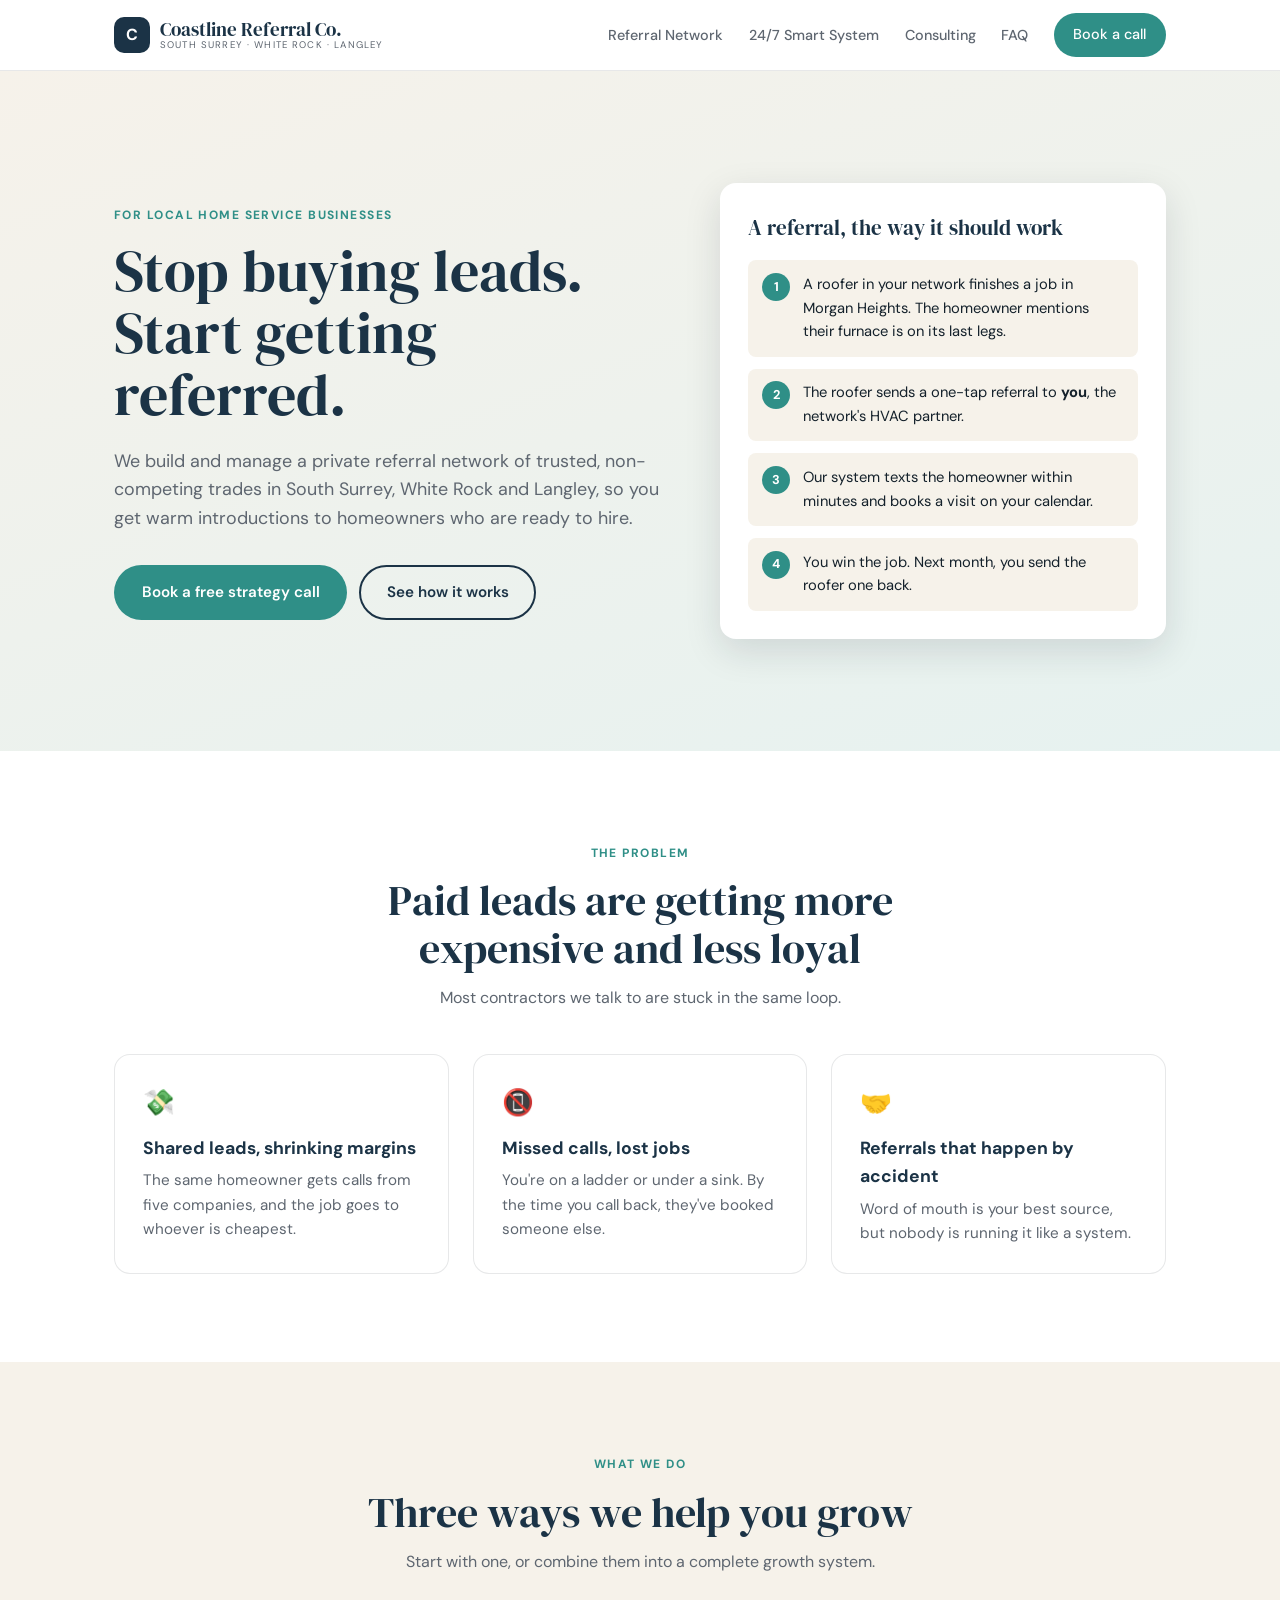
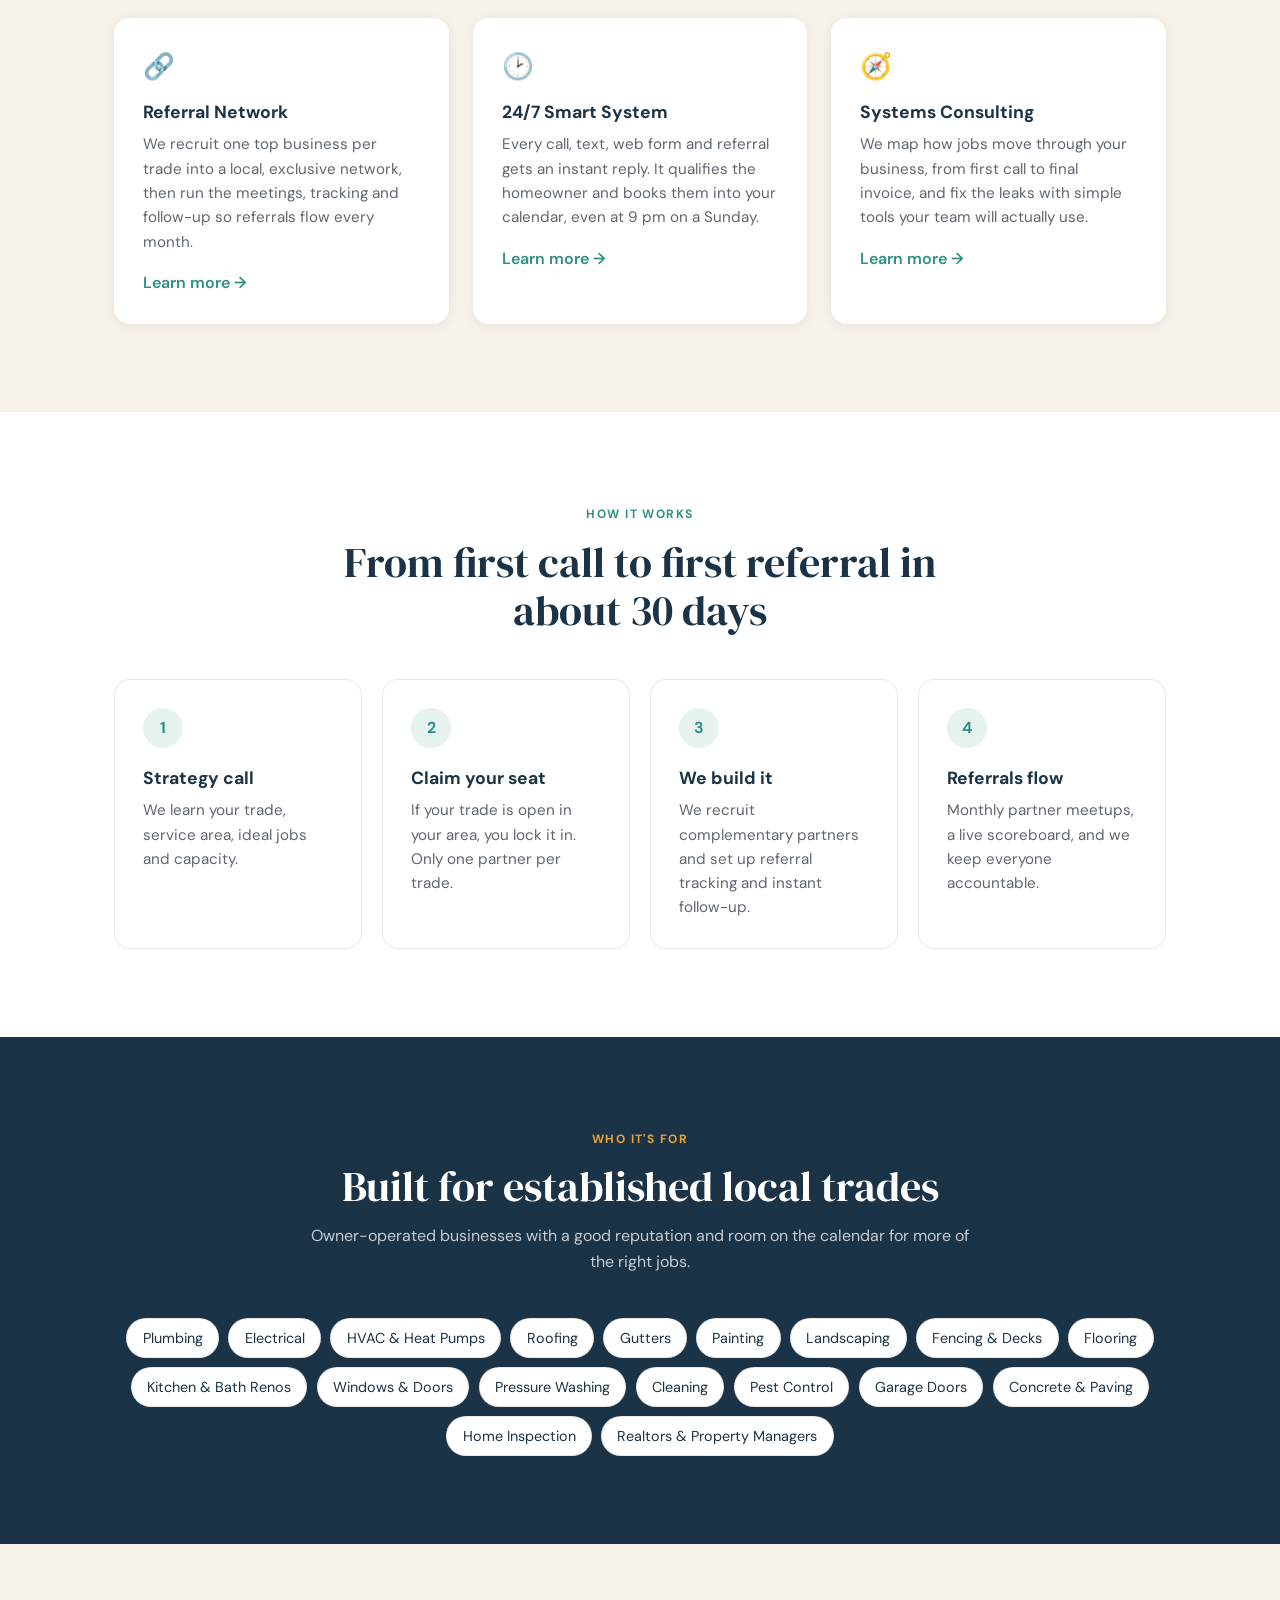
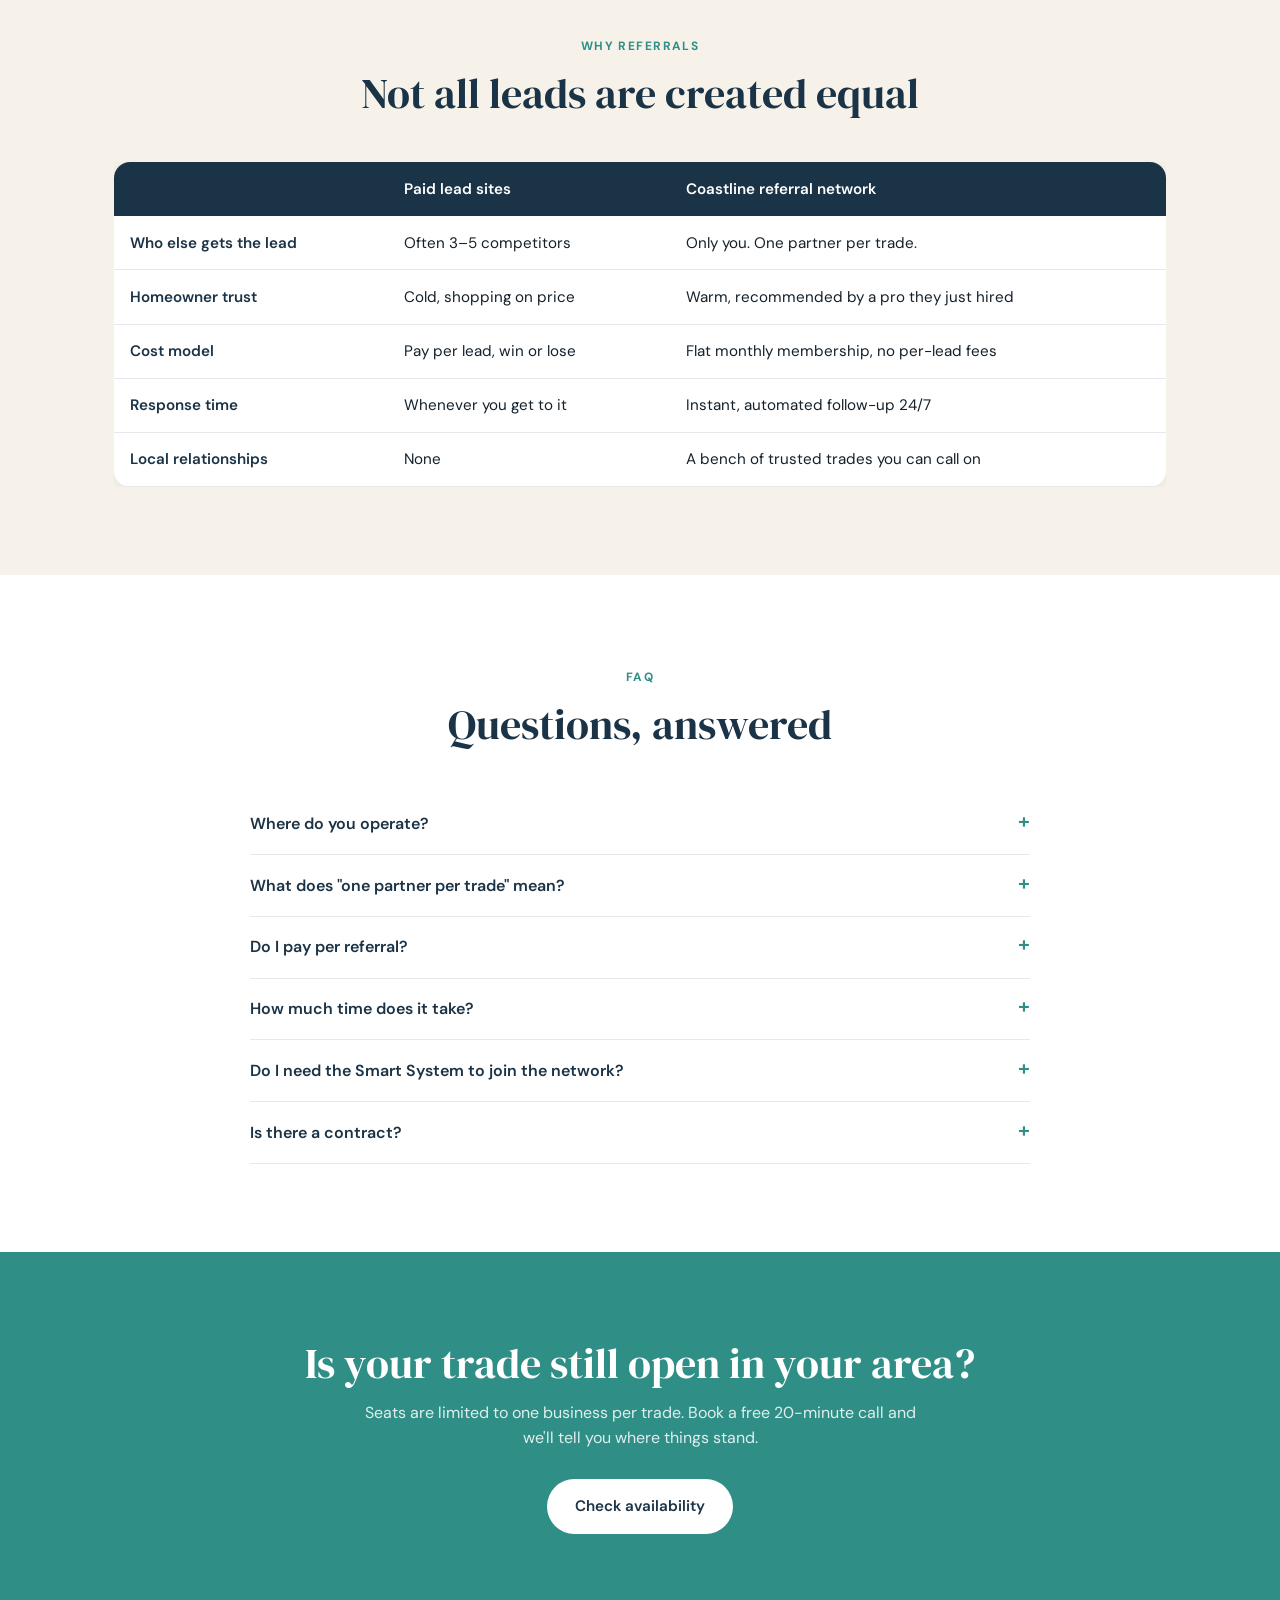
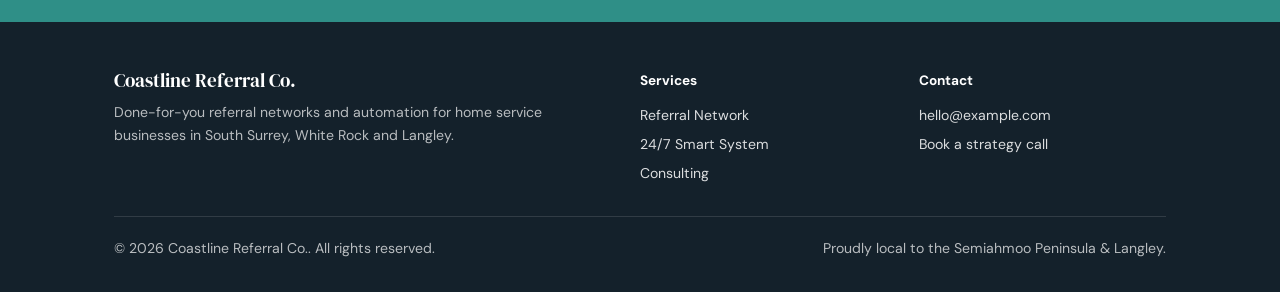
<file: index.html>
<!DOCTYPE html>
<html lang="en">
<head>
  <meta charset="UTF-8" />
  <meta name="viewport" content="width=device-width, initial-scale=1.0"/>
  <title>Coastline Referral Co. — Referral Networks for South Surrey & Langley Home Service Businesses</title>
  <meta name="description" content="We build and run done-for-you referral networks and 24/7 lead-response systems for home service businesses in South Surrey, White Rock and Langley.">
  <link rel="preconnect" href="https://fonts.googleapis.com">
  <link rel="preconnect" href="https://fonts.gstatic.com" crossorigin>
  <link href="https://fonts.googleapis.com/css2?family=DM+Sans:wght@400;500;600;700&family=DM+Serif+Display&display=swap" rel="stylesheet">
  <link rel="stylesheet" href="styles.css">
</head>
<body>
<div id="site-nav"></div>

<header class="hero">
  <div class="wrap hero-grid">
    <div>
      <span class="eyebrow">For local home service businesses</span>
      <h1>Stop buying leads. Start getting referred.</h1>
      <p class="lead">We build and manage a private referral network of trusted, non-competing trades in South Surrey, White Rock and Langley, so you get warm introductions to homeowners who are ready to hire.</p>
      <div class="actions">
        <a href="book.html" class="btn btn-primary">Book a free strategy call</a>
        <a href="#how" class="btn btn-outline">See how it works</a>
      </div>
    </div>
    <div class="hero-panel">
      <h3>A referral, the way it should work</h3>
      <ol class="flow">
        <li><span class="dot">1</span><span>A roofer in your network finishes a job in Morgan Heights. The homeowner mentions their furnace is on its last legs.</span></li>
        <li><span class="dot">2</span><span>The roofer sends a one-tap referral to <strong>you</strong>, the network's HVAC partner.</span></li>
        <li><span class="dot">3</span><span>Our system texts the homeowner within minutes and books a visit on your calendar.</span></li>
        <li><span class="dot">4</span><span>You win the job. Next month, you send the roofer one back.</span></li>
      </ol>
    </div>
  </div>
</header>

<section>
  <div class="wrap">
    <div class="section-head">
      <span class="eyebrow">The problem</span>
      <h2>Paid leads are getting more expensive and less loyal</h2>
      <p>Most contractors we talk to are stuck in the same loop.</p>
    </div>
    <div class="grid-3">
      <div class="card"><div class="icon">💸</div><h3>Shared leads, shrinking margins</h3><p>The same homeowner gets calls from five companies, and the job goes to whoever is cheapest.</p></div>
      <div class="card"><div class="icon">📵</div><h3>Missed calls, lost jobs</h3><p>You're on a ladder or under a sink. By the time you call back, they've booked someone else.</p></div>
      <div class="card"><div class="icon">🤝</div><h3>Referrals that happen by accident</h3><p>Word of mouth is your best source, but nobody is running it like a system.</p></div>
    </div>
  </div>
</section>

<section class="alt">
  <div class="wrap">
    <div class="section-head">
      <span class="eyebrow">What we do</span>
      <h2>Three ways we help you grow</h2>
      <p>Start with one, or combine them into a complete growth system.</p>
    </div>
    <div class="grid-3">
      <div class="card">
        <div class="icon">🔗</div>
        <h3>Referral Network</h3>
        <p>We recruit one top business per trade into a local, exclusive network, then run the meetings, tracking and follow-up so referrals flow every month.</p>
        <a href="referral-network.html" class="more">Learn more →</a>
      </div>
      <div class="card">
        <div class="icon">🕑</div>
        <h3>24/7 Smart System</h3>
        <p>Every call, text, web form and referral gets an instant reply. It qualifies the homeowner and books them into your calendar, even at 9 pm on a Sunday.</p>
        <a href="smart-system.html" class="more">Learn more →</a>
      </div>
      <div class="card">
        <div class="icon">🧭</div>
        <h3>Systems Consulting</h3>
        <p>We map how jobs move through your business, from first call to final invoice, and fix the leaks with simple tools your team will actually use.</p>
        <a href="consulting.html" class="more">Learn more →</a>
      </div>
    </div>
  </div>
</section>

<section id="how">
  <div class="wrap">
    <div class="section-head">
      <span class="eyebrow">How it works</span>
      <h2>From first call to first referral in about 30 days</h2>
    </div>
    <div class="grid-4">
      <div class="card"><div class="step-num">1</div><h3>Strategy call</h3><p>We learn your trade, service area, ideal jobs and capacity.</p></div>
      <div class="card"><div class="step-num">2</div><h3>Claim your seat</h3><p>If your trade is open in your area, you lock it in. Only one partner per trade.</p></div>
      <div class="card"><div class="step-num">3</div><h3>We build it</h3><p>We recruit complementary partners and set up referral tracking and instant follow-up.</p></div>
      <div class="card"><div class="step-num">4</div><h3>Referrals flow</h3><p>Monthly partner meetups, a live scoreboard, and we keep everyone accountable.</p></div>
    </div>
  </div>
</section>

<section class="dark">
  <div class="wrap">
    <div class="section-head">
      <span class="eyebrow">Who it's for</span>
      <h2>Built for established local trades</h2>
      <p>Owner-operated businesses with a good reputation and room on the calendar for more of the right jobs.</p>
    </div>
    <div class="trades" id="trades"></div>
  </div>
</section>

<section class="alt">
  <div class="wrap">
    <div class="section-head">
      <span class="eyebrow">Why referrals</span>
      <h2>Not all leads are created equal</h2>
    </div>
    <div class="table-scroll">
      <table class="compare">
        <thead><tr><th></th><th>Paid lead sites</th><th>Coastline referral network</th></tr></thead>
        <tbody>
          <tr><td>Who else gets the lead</td><td>Often 3–5 competitors</td><td>Only you. One partner per trade.</td></tr>
          <tr><td>Homeowner trust</td><td>Cold, shopping on price</td><td>Warm, recommended by a pro they just hired</td></tr>
          <tr><td>Cost model</td><td>Pay per lead, win or lose</td><td>Flat monthly membership, no per-lead fees</td></tr>
          <tr><td>Response time</td><td>Whenever you get to it</td><td>Instant, automated follow-up 24/7</td></tr>
          <tr><td>Local relationships</td><td>None</td><td>A bench of trusted trades you can call on</td></tr>
        </tbody>
      </table>
    </div>
  </div>
</section>

<section id="faq">
  <div class="wrap">
    <div class="section-head">
      <span class="eyebrow">FAQ</span>
      <h2>Questions, answered</h2>
    </div>
    <div class="faq">
      <details><summary>Where do you operate?</summary><p>South Surrey, White Rock, Cloverdale, Langley City and Langley Township. Each network covers a set area so partners aren't driving across the Lower Mainland.</p></details>
      <details><summary>What does "one partner per trade" mean?</summary><p>Each network has exactly one plumber, one electrician, one roofer, and so on. When a partner hears about work in your trade, it comes to you, not to a competitor.</p></details>
      <details><summary>Do I pay per referral?</summary><p>No. Membership is a flat monthly fee. Whether you get five referrals or fifty, the price stays the same.</p></details>
      <details><summary>How much time does it take?</summary><p>One 60-minute partner meetup a month, plus a few seconds to send a referral from your phone. We handle recruiting, tracking, reminders and follow-up.</p></details>
      <details><summary>Do I need the Smart System to join the network?</summary><p>No, but it helps. Referrals convert best when the homeowner hears back within minutes, and the Smart System makes sure that always happens.</p></details>
      <details><summary>Is there a contract?</summary><p>Memberships are month-to-month after a 90-day founding period, which gives the network time to build momentum.</p></details>
    </div>
  </div>
</section>

<section class="cta-band">
  <div class="wrap">
    <h2>Is your trade still open in your area?</h2>
    <p>Seats are limited to one business per trade. Book a free 20-minute call and we'll tell you where things stand.</p>
    <a href="book.html" class="btn btn-light">Check availability</a>
  </div>
</section>

<div id="site-footer"></div>
<script src="site.js"></script>
<script>
  const TRADES = ['Plumbing', 'Electrical', 'HVAC & Heat Pumps', 'Roofing', 'Gutters', 'Painting', 'Landscaping',
    'Fencing & Decks', 'Flooring', 'Kitchen & Bath Renos', 'Windows & Doors', 'Pressure Washing', 'Cleaning',
    'Pest Control', 'Garage Doors', 'Concrete & Paving', 'Home Inspection', 'Realtors & Property Managers'];
  document.getElementById('trades').innerHTML = TRADES.map(t => `<span>${t}</span>`).join('');
</script>
</body>
</html>
</file>
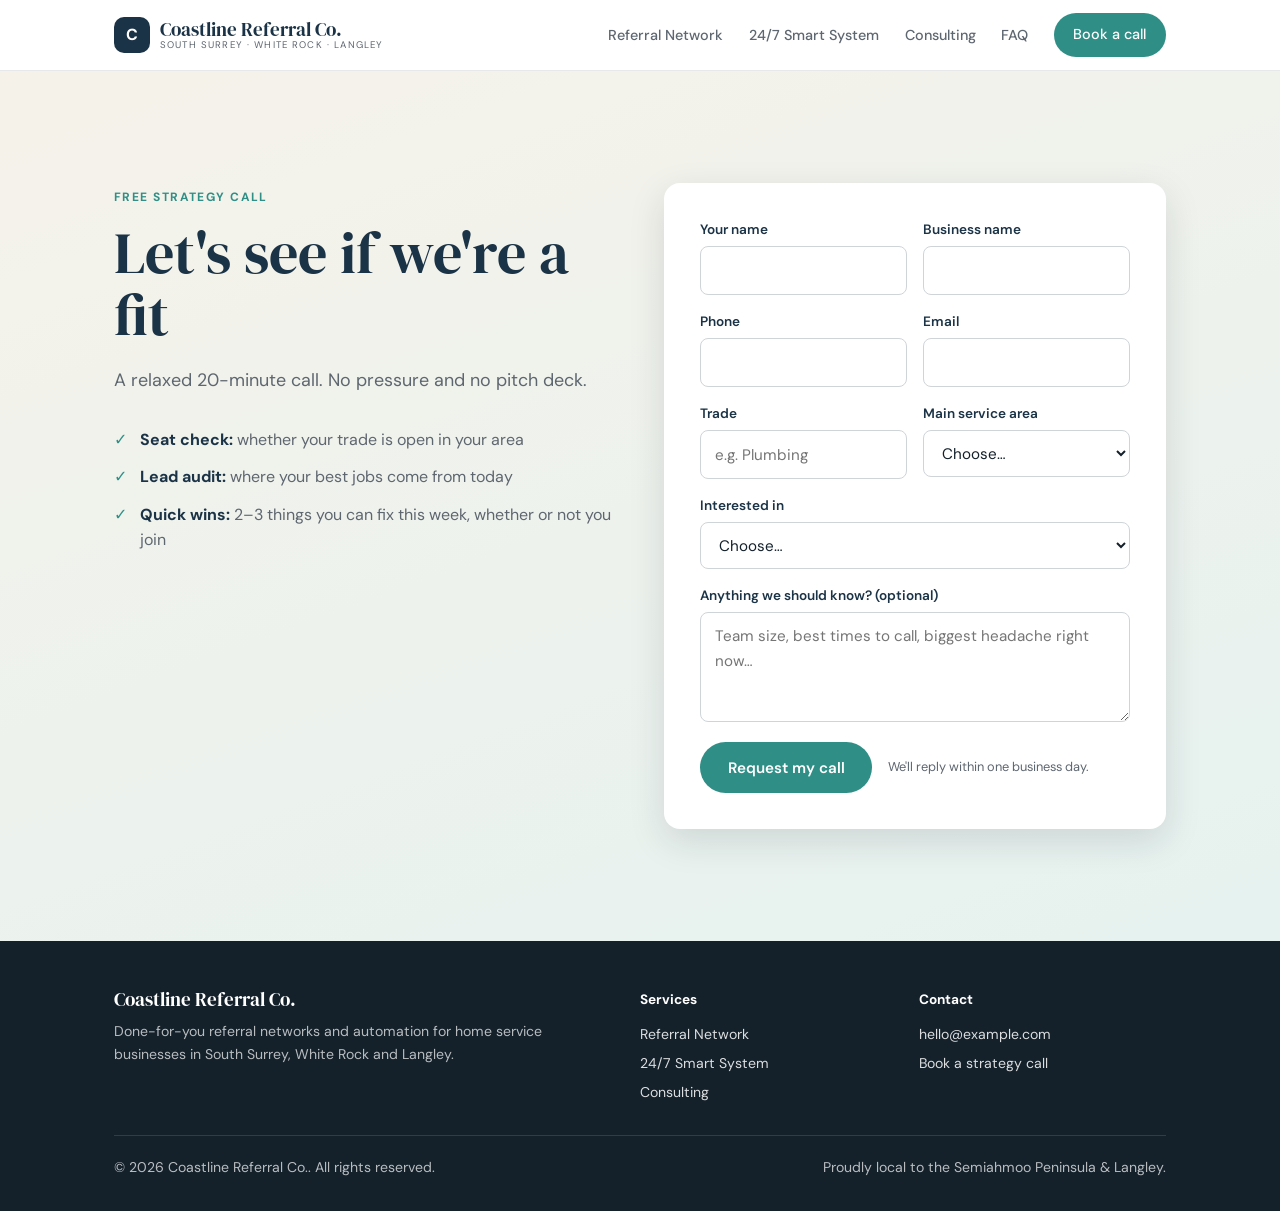
<file: book.html>
<!DOCTYPE html>
<html lang="en">
<head>
  <meta charset="UTF-8" />
  <meta name="viewport" content="width=device-width, initial-scale=1.0"/>
  <title>Book a Strategy Call — Coastline Referral Co.</title>
  <meta name="description" content="Book a free strategy call to see if your trade is still open in a South Surrey, White Rock or Langley referral network.">
  <link rel="preconnect" href="https://fonts.googleapis.com">
  <link rel="preconnect" href="https://fonts.gstatic.com" crossorigin>
  <link href="https://fonts.googleapis.com/css2?family=DM+Sans:wght@400;500;600;700&family=DM+Serif+Display&display=swap" rel="stylesheet">
  <link rel="stylesheet" href="styles.css">
</head>
<body>
<div id="site-nav"></div>

<section class="hero">
  <div class="wrap grid-2" style="align-items:start">
    <div>
      <span class="eyebrow">Free strategy call</span>
      <h1>Let's see if we're a fit</h1>
      <p class="lead">A relaxed 20-minute call. No pressure and no pitch deck.</p>
      <ul class="checks">
        <li><strong>Seat check:</strong> whether your trade is open in your area</li>
        <li><strong>Lead audit:</strong> where your best jobs come from today</li>
        <li><strong>Quick wins:</strong> 2–3 things you can fix this week, whether or not you join</li>
      </ul>
    </div>
    <form class="form-card" data-form="book">
      <div class="form-grid">
        <div class="field"><label for="b-name">Your name</label><input id="b-name" name="name" required autocomplete="name"></div>
        <div class="field"><label for="b-business">Business name</label><input id="b-business" name="business" required autocomplete="organization"></div>
        <div class="field"><label for="b-phone">Phone</label><input id="b-phone" name="phone" type="tel" required autocomplete="tel"></div>
        <div class="field"><label for="b-email">Email</label><input id="b-email" name="email" type="email" required autocomplete="email"></div>
        <div class="field"><label for="b-trade">Trade</label><input id="b-trade" name="trade" required placeholder="e.g. Plumbing"></div>
        <div class="field"><label for="b-area">Main service area</label>
          <select id="b-area" name="area" required>
            <option value="">Choose…</option>
            <option>South Surrey / White Rock</option><option>Langley City</option>
            <option>Langley Township</option><option>Cloverdale</option><option>Multiple areas</option>
          </select>
        </div>
        <div class="field full"><label for="b-interest">Interested in</label>
          <select id="b-interest" name="interest" required>
            <option value="">Choose…</option>
            <option>Referral Network</option><option>24/7 Smart System</option>
            <option>Systems Consulting</option><option>Not sure yet</option>
          </select>
        </div>
        <div class="field full"><label for="b-notes">Anything we should know? (optional)</label><textarea id="b-notes" name="notes" placeholder="Team size, best times to call, biggest headache right now…"></textarea></div>
      </div>
      <div class="form-actions">
        <button type="submit" class="btn btn-primary">Request my call</button>
        <span class="form-note">We'll reply within one business day.</span>
      </div>
      <div class="form-status" role="status"></div>
    </form>
  </div>
</section>

<div id="site-footer"></div>
<script src="site.js"></script>
</body>
</html>
</file>
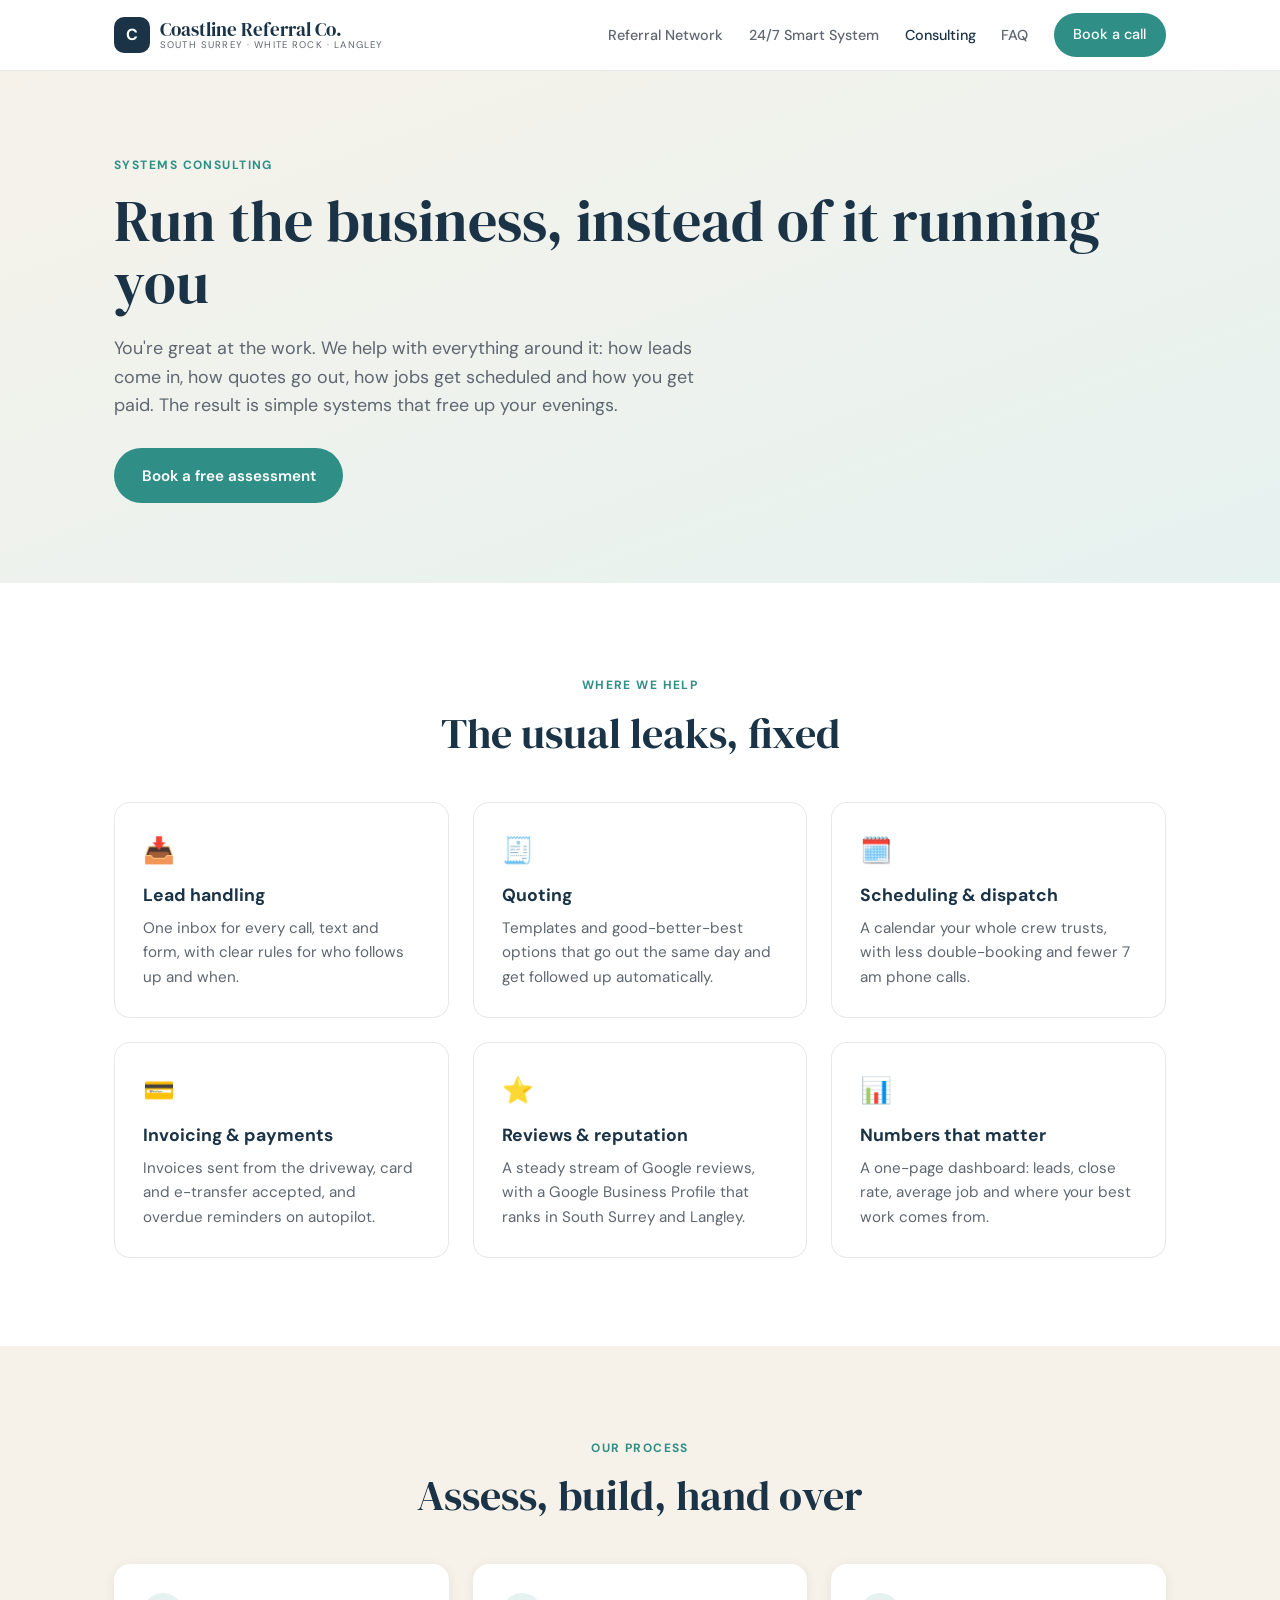
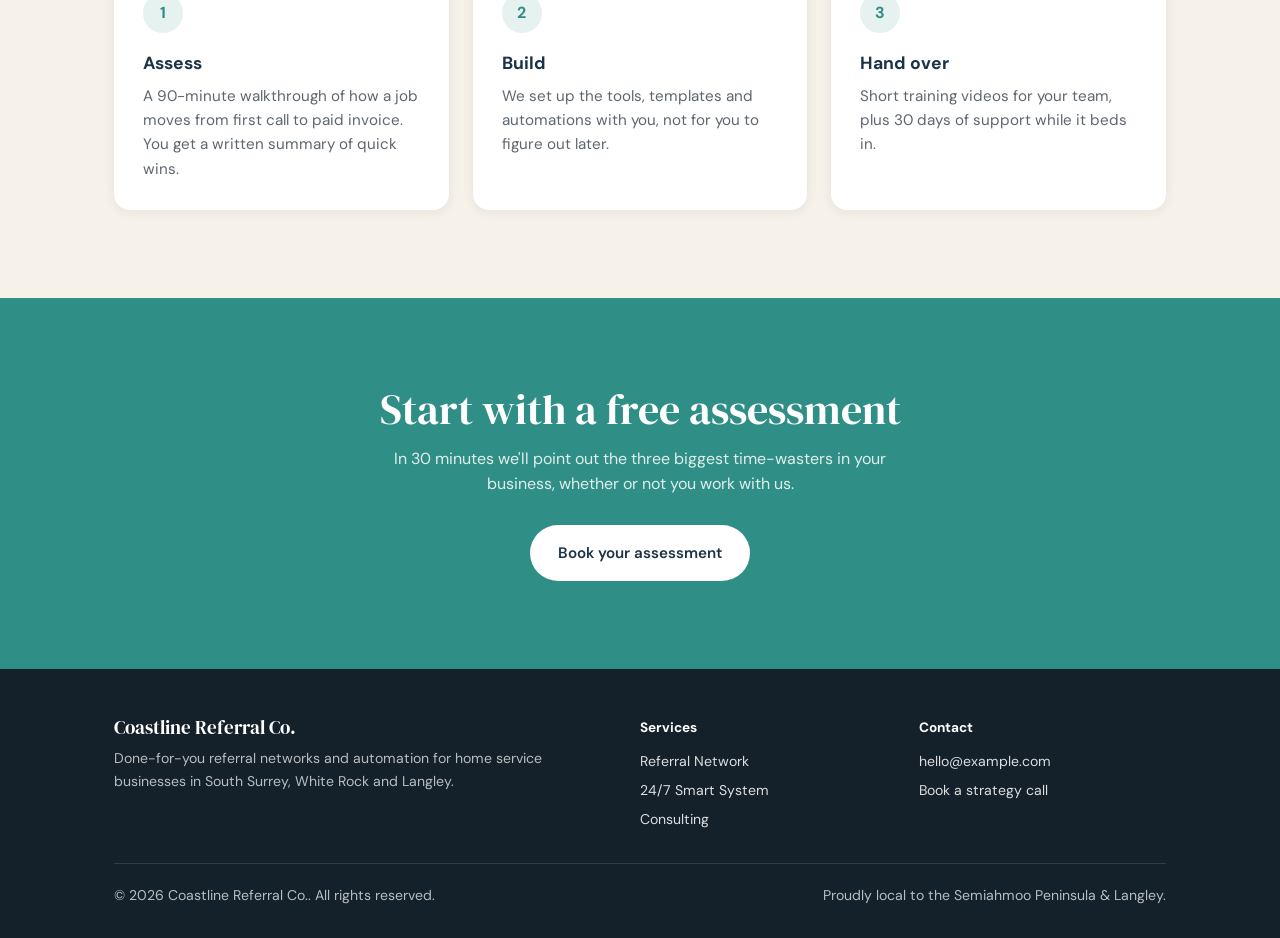
<file: consulting.html>
<!DOCTYPE html>
<html lang="en">
<head>
  <meta charset="UTF-8" />
  <meta name="viewport" content="width=device-width, initial-scale=1.0"/>
  <title>Systems Consulting — Coastline Referral Co.</title>
  <meta name="description" content="Practical systems consulting for home service businesses in South Surrey and Langley: lead handling, quoting, scheduling, invoicing and reviews.">
  <link rel="preconnect" href="https://fonts.googleapis.com">
  <link rel="preconnect" href="https://fonts.gstatic.com" crossorigin>
  <link href="https://fonts.googleapis.com/css2?family=DM+Sans:wght@400;500;600;700&family=DM+Serif+Display&display=swap" rel="stylesheet">
  <link rel="stylesheet" href="styles.css">
</head>
<body>
<div id="site-nav"></div>

<header class="hero page-hero">
  <div class="wrap">
    <span class="eyebrow">Systems Consulting</span>
    <h1>Run the business, instead of it running you</h1>
    <p class="lead">You're great at the work. We help with everything around it: how leads come in, how quotes go out, how jobs get scheduled and how you get paid. The result is simple systems that free up your evenings.</p>
    <div class="actions"><a href="book.html" class="btn btn-primary">Book a free assessment</a></div>
  </div>
</header>

<section>
  <div class="wrap">
    <div class="section-head">
      <span class="eyebrow">Where we help</span>
      <h2>The usual leaks, fixed</h2>
    </div>
    <div class="grid-3">
      <div class="card"><div class="icon">📥</div><h3>Lead handling</h3><p>One inbox for every call, text and form, with clear rules for who follows up and when.</p></div>
      <div class="card"><div class="icon">🧾</div><h3>Quoting</h3><p>Templates and good-better-best options that go out the same day and get followed up automatically.</p></div>
      <div class="card"><div class="icon">🗓️</div><h3>Scheduling &amp; dispatch</h3><p>A calendar your whole crew trusts, with less double-booking and fewer 7 am phone calls.</p></div>
      <div class="card"><div class="icon">💳</div><h3>Invoicing &amp; payments</h3><p>Invoices sent from the driveway, card and e-transfer accepted, and overdue reminders on autopilot.</p></div>
      <div class="card"><div class="icon">⭐</div><h3>Reviews &amp; reputation</h3><p>A steady stream of Google reviews, with a Google Business Profile that ranks in South Surrey and Langley.</p></div>
      <div class="card"><div class="icon">📊</div><h3>Numbers that matter</h3><p>A one-page dashboard: leads, close rate, average job and where your best work comes from.</p></div>
    </div>
  </div>
</section>

<section class="alt">
  <div class="wrap">
    <div class="section-head">
      <span class="eyebrow">Our process</span>
      <h2>Assess, build, hand over</h2>
    </div>
    <div class="grid-3">
      <div class="card"><div class="step-num">1</div><h3>Assess</h3><p>A 90-minute walkthrough of how a job moves from first call to paid invoice. You get a written summary of quick wins.</p></div>
      <div class="card"><div class="step-num">2</div><h3>Build</h3><p>We set up the tools, templates and automations with you, not for you to figure out later.</p></div>
      <div class="card"><div class="step-num">3</div><h3>Hand over</h3><p>Short training videos for your team, plus 30 days of support while it beds in.</p></div>
    </div>
  </div>
</section>

<section class="cta-band">
  <div class="wrap">
    <h2>Start with a free assessment</h2>
    <p>In 30 minutes we'll point out the three biggest time-wasters in your business, whether or not you work with us.</p>
    <a href="book.html" class="btn btn-light">Book your assessment</a>
  </div>
</section>

<div id="site-footer"></div>
<script src="site.js"></script>
</body>
</html>
</file>
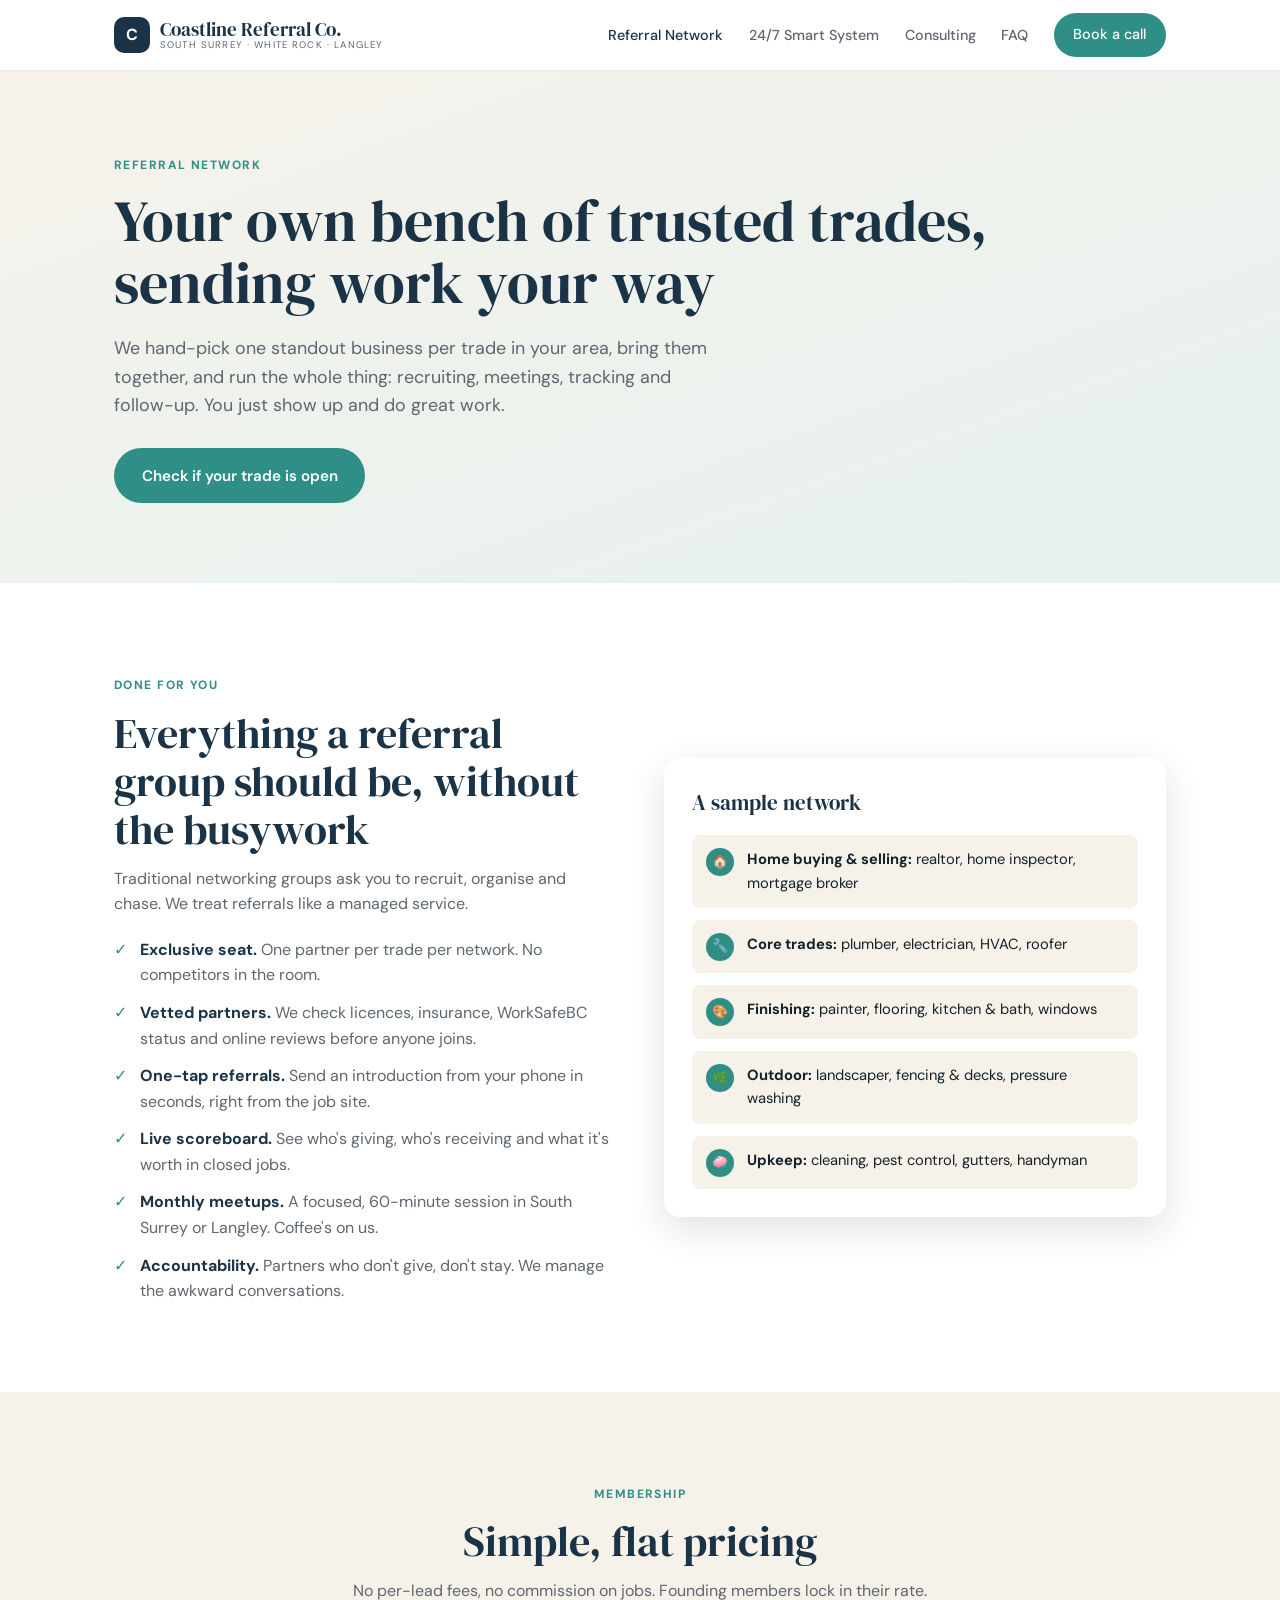
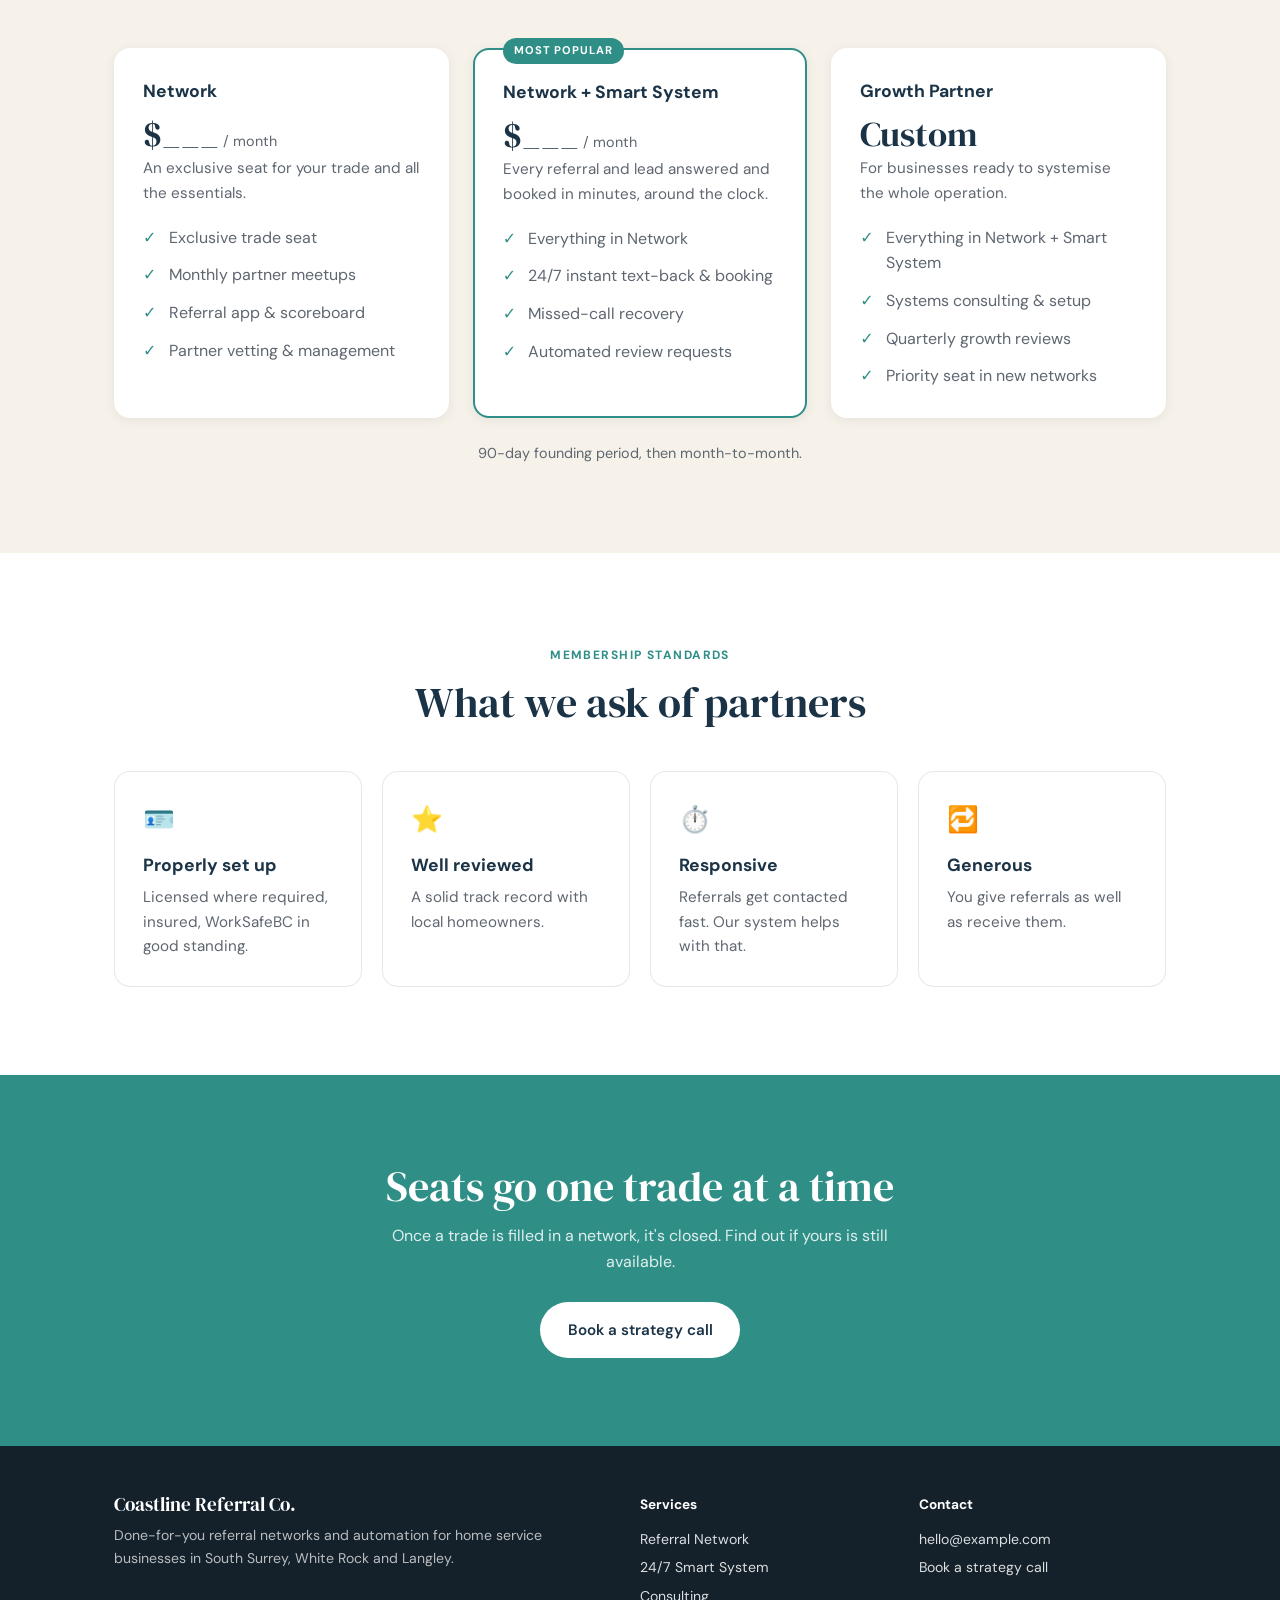
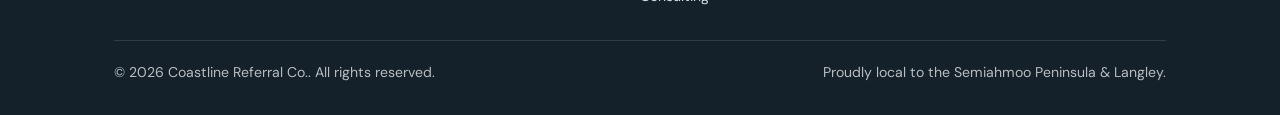
<file: referral-network.html>
<!DOCTYPE html>
<html lang="en">
<head>
  <meta charset="UTF-8" />
  <meta name="viewport" content="width=device-width, initial-scale=1.0"/>
  <title>Referral Network — Coastline Referral Co.</title>
  <meta name="description" content="An exclusive, done-for-you referral network for home service businesses in South Surrey, White Rock and Langley. One partner per trade.">
  <link rel="preconnect" href="https://fonts.googleapis.com">
  <link rel="preconnect" href="https://fonts.gstatic.com" crossorigin>
  <link href="https://fonts.googleapis.com/css2?family=DM+Sans:wght@400;500;600;700&family=DM+Serif+Display&display=swap" rel="stylesheet">
  <link rel="stylesheet" href="styles.css">
</head>
<body>
<div id="site-nav"></div>

<header class="hero page-hero">
  <div class="wrap">
    <span class="eyebrow">Referral Network</span>
    <h1>Your own bench of trusted trades, sending work your way</h1>
    <p class="lead">We hand-pick one standout business per trade in your area, bring them together, and run the whole thing: recruiting, meetings, tracking and follow-up. You just show up and do great work.</p>
    <div class="actions"><a href="book.html" class="btn btn-primary">Check if your trade is open</a></div>
  </div>
</header>

<section>
  <div class="wrap grid-2">
    <div>
      <span class="eyebrow">Done for you</span>
      <h2>Everything a referral group should be, without the busywork</h2>
      <p class="muted">Traditional networking groups ask you to recruit, organise and chase. We treat referrals like a managed service.</p>
      <ul class="checks">
        <li><strong>Exclusive seat.</strong> One partner per trade per network. No competitors in the room.</li>
        <li><strong>Vetted partners.</strong> We check licences, insurance, WorkSafeBC status and online reviews before anyone joins.</li>
        <li><strong>One-tap referrals.</strong> Send an introduction from your phone in seconds, right from the job site.</li>
        <li><strong>Live scoreboard.</strong> See who's giving, who's receiving and what it's worth in closed jobs.</li>
        <li><strong>Monthly meetups.</strong> A focused, 60-minute session in South Surrey or Langley. Coffee's on us.</li>
        <li><strong>Accountability.</strong> Partners who don't give, don't stay. We manage the awkward conversations.</li>
      </ul>
    </div>
    <div class="hero-panel">
      <h3>A sample network</h3>
      <ol class="flow">
        <li><span class="dot">🏠</span><span><strong>Home buying &amp; selling:</strong> realtor, home inspector, mortgage broker</span></li>
        <li><span class="dot">🔧</span><span><strong>Core trades:</strong> plumber, electrician, HVAC, roofer</span></li>
        <li><span class="dot">🎨</span><span><strong>Finishing:</strong> painter, flooring, kitchen &amp; bath, windows</span></li>
        <li><span class="dot">🌿</span><span><strong>Outdoor:</strong> landscaper, fencing &amp; decks, pressure washing</span></li>
        <li><span class="dot">🧼</span><span><strong>Upkeep:</strong> cleaning, pest control, gutters, handyman</span></li>
      </ol>
    </div>
  </div>
</section>

<section class="alt">
  <div class="wrap">
    <div class="section-head">
      <span class="eyebrow">Membership</span>
      <h2>Simple, flat pricing</h2>
      <p>No per-lead fees, no commission on jobs. Founding members lock in their rate.</p>
    </div>
    <div class="grid-3">
      <div class="card">
        <h3>Network</h3>
        <div class="price">$___<small> / month</small></div>
        <p>An exclusive seat for your trade and all the essentials.</p>
        <ul class="checks">
          <li>Exclusive trade seat</li>
          <li>Monthly partner meetups</li>
          <li>Referral app &amp; scoreboard</li>
          <li>Partner vetting &amp; management</li>
        </ul>
      </div>
      <div class="card featured">
        <span class="badge">Most popular</span>
        <h3>Network + Smart System</h3>
        <div class="price">$___<small> / month</small></div>
        <p>Every referral and lead answered and booked in minutes, around the clock.</p>
        <ul class="checks">
          <li>Everything in Network</li>
          <li>24/7 instant text-back &amp; booking</li>
          <li>Missed-call recovery</li>
          <li>Automated review requests</li>
        </ul>
      </div>
      <div class="card">
        <h3>Growth Partner</h3>
        <div class="price">Custom</div>
        <p>For businesses ready to systemise the whole operation.</p>
        <ul class="checks">
          <li>Everything in Network + Smart System</li>
          <li>Systems consulting &amp; setup</li>
          <li>Quarterly growth reviews</li>
          <li>Priority seat in new networks</li>
        </ul>
      </div>
    </div>
    <p class="muted" style="text-align:center;margin-top:1.5rem;font-size:0.9rem">90-day founding period, then month-to-month.</p>
  </div>
</section>

<section>
  <div class="wrap">
    <div class="section-head">
      <span class="eyebrow">Membership standards</span>
      <h2>What we ask of partners</h2>
    </div>
    <div class="grid-4">
      <div class="card"><div class="icon">🪪</div><h3>Properly set up</h3><p>Licensed where required, insured, WorkSafeBC in good standing.</p></div>
      <div class="card"><div class="icon">⭐</div><h3>Well reviewed</h3><p>A solid track record with local homeowners.</p></div>
      <div class="card"><div class="icon">⏱️</div><h3>Responsive</h3><p>Referrals get contacted fast. Our system helps with that.</p></div>
      <div class="card"><div class="icon">🔁</div><h3>Generous</h3><p>You give referrals as well as receive them.</p></div>
    </div>
  </div>
</section>

<section class="cta-band">
  <div class="wrap">
    <h2>Seats go one trade at a time</h2>
    <p>Once a trade is filled in a network, it's closed. Find out if yours is still available.</p>
    <a href="book.html" class="btn btn-light">Book a strategy call</a>
  </div>
</section>

<div id="site-footer"></div>
<script src="site.js"></script>
</body>
</html>
</file>
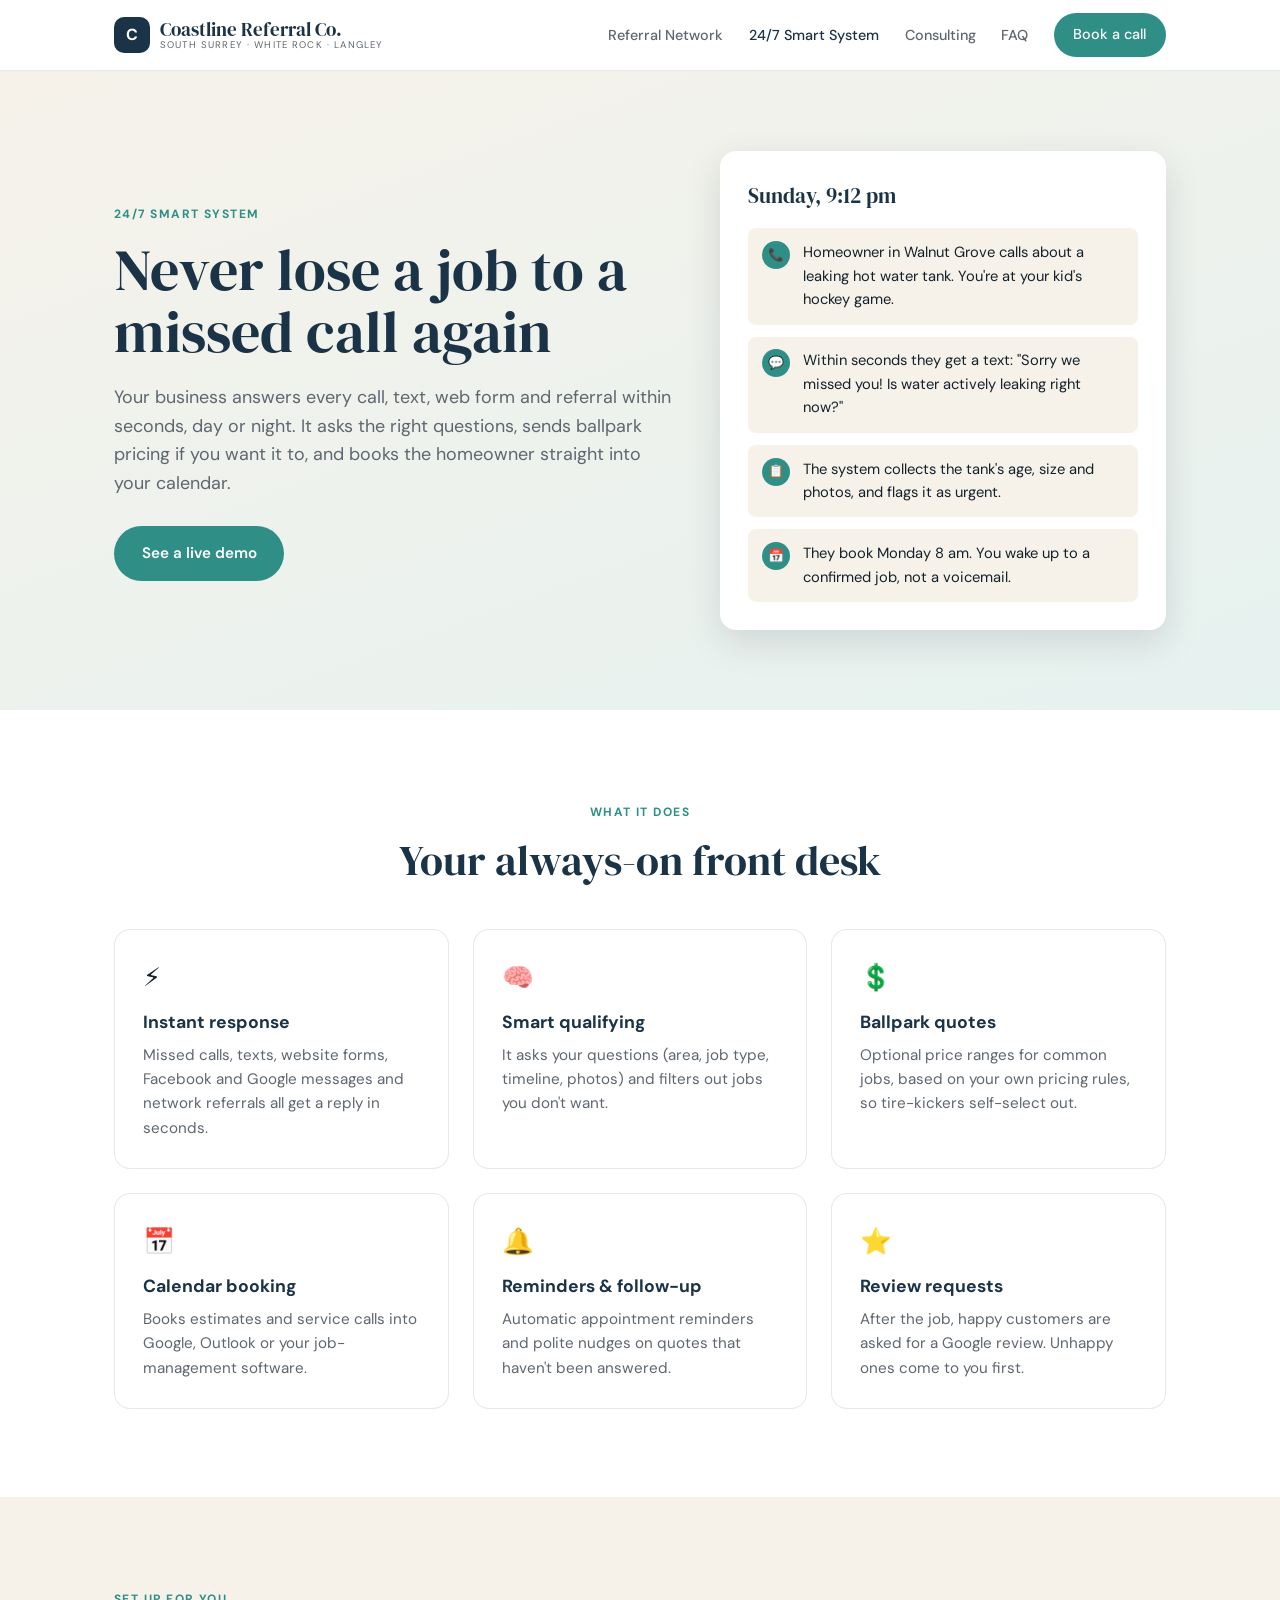
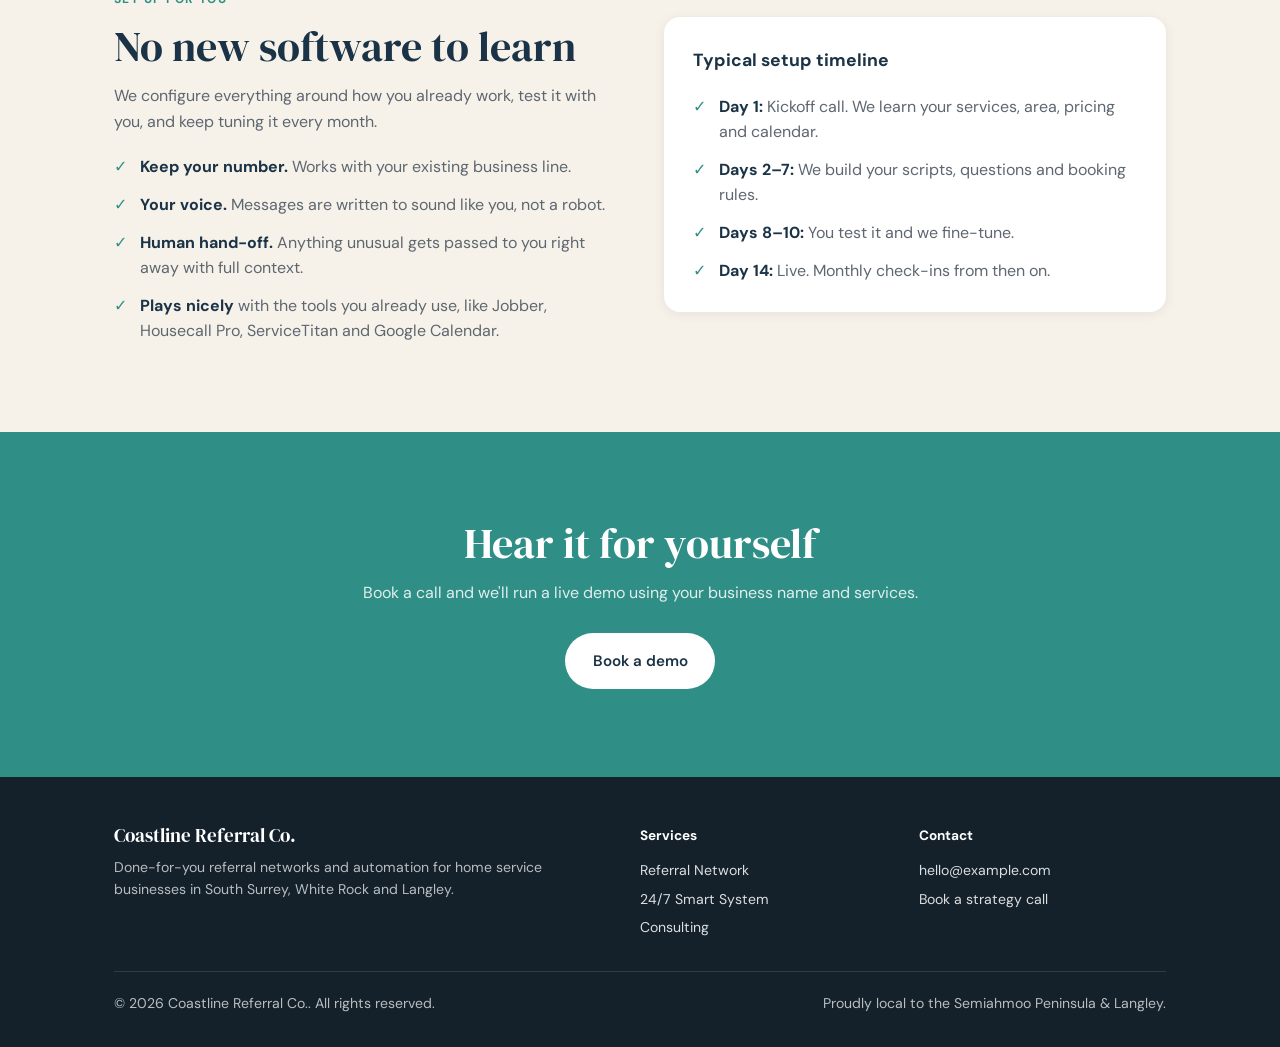
<file: smart-system.html>
<!DOCTYPE html>
<html lang="en">
<head>
  <meta charset="UTF-8" />
  <meta name="viewport" content="width=device-width, initial-scale=1.0"/>
  <title>24/7 Smart System — Coastline Referral Co.</title>
  <meta name="description" content="Instant, 24/7 replies to every call, text, form and referral. Qualify homeowners and book jobs automatically, built for South Surrey and Langley trades.">
  <link rel="preconnect" href="https://fonts.googleapis.com">
  <link rel="preconnect" href="https://fonts.gstatic.com" crossorigin>
  <link href="https://fonts.googleapis.com/css2?family=DM+Sans:wght@400;500;600;700&family=DM+Serif+Display&display=swap" rel="stylesheet">
  <link rel="stylesheet" href="styles.css">
</head>
<body>
<div id="site-nav"></div>

<header class="hero page-hero">
  <div class="wrap hero-grid">
    <div>
      <span class="eyebrow">24/7 Smart System</span>
      <h1>Never lose a job to a missed call again</h1>
      <p class="lead">Your business answers every call, text, web form and referral within seconds, day or night. It asks the right questions, sends ballpark pricing if you want it to, and books the homeowner straight into your calendar.</p>
      <div class="actions"><a href="book.html" class="btn btn-primary">See a live demo</a></div>
    </div>
    <div class="hero-panel">
      <h3>Sunday, 9:12 pm</h3>
      <ol class="flow">
        <li><span class="dot">📞</span><span>Homeowner in Walnut Grove calls about a leaking hot water tank. You're at your kid's hockey game.</span></li>
        <li><span class="dot">💬</span><span>Within seconds they get a text: "Sorry we missed you! Is water actively leaking right now?"</span></li>
        <li><span class="dot">📋</span><span>The system collects the tank's age, size and photos, and flags it as urgent.</span></li>
        <li><span class="dot">📅</span><span>They book Monday 8 am. You wake up to a confirmed job, not a voicemail.</span></li>
      </ol>
    </div>
  </div>
</header>

<section>
  <div class="wrap">
    <div class="section-head">
      <span class="eyebrow">What it does</span>
      <h2>Your always-on front desk</h2>
    </div>
    <div class="grid-3">
      <div class="card"><div class="icon">⚡</div><h3>Instant response</h3><p>Missed calls, texts, website forms, Facebook and Google messages and network referrals all get a reply in seconds.</p></div>
      <div class="card"><div class="icon">🧠</div><h3>Smart qualifying</h3><p>It asks your questions (area, job type, timeline, photos) and filters out jobs you don't want.</p></div>
      <div class="card"><div class="icon">💲</div><h3>Ballpark quotes</h3><p>Optional price ranges for common jobs, based on your own pricing rules, so tire-kickers self-select out.</p></div>
      <div class="card"><div class="icon">📅</div><h3>Calendar booking</h3><p>Books estimates and service calls into Google, Outlook or your job-management software.</p></div>
      <div class="card"><div class="icon">🔔</div><h3>Reminders &amp; follow-up</h3><p>Automatic appointment reminders and polite nudges on quotes that haven't been answered.</p></div>
      <div class="card"><div class="icon">⭐</div><h3>Review requests</h3><p>After the job, happy customers are asked for a Google review. Unhappy ones come to you first.</p></div>
    </div>
  </div>
</section>

<section class="alt">
  <div class="wrap grid-2">
    <div>
      <span class="eyebrow">Set up for you</span>
      <h2>No new software to learn</h2>
      <p class="muted">We configure everything around how you already work, test it with you, and keep tuning it every month.</p>
      <ul class="checks">
        <li><strong>Keep your number.</strong> Works with your existing business line.</li>
        <li><strong>Your voice.</strong> Messages are written to sound like you, not a robot.</li>
        <li><strong>Human hand-off.</strong> Anything unusual gets passed to you right away with full context.</li>
        <li><strong>Plays nicely</strong> with the tools you already use, like Jobber, Housecall Pro, ServiceTitan and Google Calendar.</li>
      </ul>
    </div>
    <div class="card">
      <h3>Typical setup timeline</h3>
      <ul class="checks">
        <li><strong>Day 1:</strong> Kickoff call. We learn your services, area, pricing and calendar.</li>
        <li><strong>Days 2–7:</strong> We build your scripts, questions and booking rules.</li>
        <li><strong>Days 8–10:</strong> You test it and we fine-tune.</li>
        <li><strong>Day 14:</strong> Live. Monthly check-ins from then on.</li>
      </ul>
    </div>
  </div>
</section>

<section class="cta-band">
  <div class="wrap">
    <h2>Hear it for yourself</h2>
    <p>Book a call and we'll run a live demo using your business name and services.</p>
    <a href="book.html" class="btn btn-light">Book a demo</a>
  </div>
</section>

<div id="site-footer"></div>
<script src="site.js"></script>
</body>
</html>
</file>
<file: styles.css>
:root {
  --ink: #14212B;
  --navy: #1B3346;
  --teal: #2F8F87;
  --teal-dark: #24736C;
  --teal-pale: #E6F2F0;
  --sand: #F6F2EA;
  --white: #FFFFFF;
  --grey: #5E6670;
  --line: rgba(20,33,43,0.10);
  --amber: #E6A53A;
  --font-display: 'DM Serif Display', Georgia, serif;
  --font-body: 'DM Sans', system-ui, sans-serif;
  --shadow-sm: 0 2px 12px rgba(20,33,43,0.07);
  --shadow-md: 0 12px 36px rgba(20,33,43,0.13);
  --radius: 16px;
  --radius-sm: 8px;
  --gutter: clamp(1rem, 5vw, 4rem);
}

*, *::before, *::after { box-sizing: border-box; margin: 0; padding: 0; }
html { scroll-behavior: smooth; }
body { font-family: var(--font-body); background: var(--white); color: var(--ink); line-height: 1.6; overflow-x: hidden; }
a { color: var(--teal); }
img { max-width: 100%; }
.wrap { max-width: 1180px; margin: 0 auto; padding: 0 var(--gutter); }

/* ── NAV ── */
nav { position: sticky; top: 0; z-index: 100; background: rgba(255,255,255,0.95); backdrop-filter: blur(14px); -webkit-backdrop-filter: blur(14px); border-bottom: 1px solid var(--line); }
.nav-inner { display: flex; align-items: center; justify-content: space-between; height: 70px; gap: 1rem; }
.logo { display: flex; align-items: center; gap: 10px; text-decoration: none; color: var(--navy); }
.logo-icon { width: 36px; height: 36px; border-radius: 10px; background: var(--navy); color: var(--white); display: grid; place-items: center; font-weight: 700; flex-shrink: 0; }
.logo-text { font-family: var(--font-display); font-size: 1.2rem; line-height: 1.1; }
.logo-text span { display: block; font-family: var(--font-body); font-size: 0.6rem; letter-spacing: 0.12em; text-transform: uppercase; color: var(--grey); }
.nav-links { display: flex; gap: 1.6rem; list-style: none; align-items: center; }
.nav-links a { text-decoration: none; color: var(--grey); font-size: 0.9rem; font-weight: 500; }
.nav-links a:hover, .nav-links a[aria-current="page"] { color: var(--navy); }
.nav-links .btn { color: var(--white); padding: 0.55rem 1.1rem; }
.menu-toggle { display: none; background: none; border: 1px solid var(--line); border-radius: var(--radius-sm); padding: 0.45rem 0.7rem; font: inherit; color: var(--navy); cursor: pointer; }
@media (max-width: 860px) {
  .menu-toggle { display: block; }
  .nav-links { display: none; position: absolute; top: 70px; left: 0; right: 0; background: var(--white); flex-direction: column; align-items: stretch; gap: 0; padding: 0.5rem var(--gutter) 1rem; border-bottom: 1px solid var(--line); box-shadow: var(--shadow-sm); }
  .nav-links.open { display: flex; }
  .nav-links li a { display: block; padding: 0.7rem 0; }
  .nav-links .btn { text-align: center; margin-top: 0.5rem; }
}

/* ── BUTTONS ── */
.btn { display: inline-block; text-decoration: none; font-weight: 600; font-size: 0.95rem; padding: 0.85rem 1.6rem; border-radius: 100px; border: 2px solid transparent; cursor: pointer; font-family: inherit; transition: transform 0.15s, box-shadow 0.2s, background 0.2s; }
.btn:hover { transform: translateY(-2px); box-shadow: var(--shadow-md); }
.btn-primary { background: var(--teal); color: var(--white); }
.btn-primary:hover { background: var(--teal-dark); }
.btn-dark { background: var(--navy); color: var(--white); }
.btn-outline { border-color: currentColor; color: var(--navy); background: transparent; }
.btn-light { background: var(--white); color: var(--navy); }

/* ── TYPE ── */
.eyebrow { display: inline-block; font-size: 0.75rem; font-weight: 700; letter-spacing: 0.12em; text-transform: uppercase; color: var(--teal); margin-bottom: 0.9rem; }
h1 { font-family: var(--font-display); font-weight: 400; color: var(--navy); font-size: clamp(2.2rem, 5.2vw, 3.6rem); line-height: 1.08; margin-bottom: 1.25rem; }
h2 { font-family: var(--font-display); font-weight: 400; color: var(--navy); font-size: clamp(1.8rem, 3.6vw, 2.6rem); line-height: 1.15; margin-bottom: 0.75rem; }
h3 { color: var(--navy); font-size: 1.1rem; margin-bottom: 0.4rem; }
.lead { font-size: 1.12rem; color: var(--grey); max-width: 600px; }
.muted { color: var(--grey); }

/* ── HERO ── */
.hero { background: linear-gradient(160deg, var(--sand) 0%, var(--teal-pale) 100%); padding: clamp(3.5rem, 9vw, 7rem) 0; }
.hero-grid { display: grid; grid-template-columns: 1.25fr 1fr; gap: 3rem; align-items: center; }
.hero .lead { margin-bottom: 2rem; }
.actions { display: flex; flex-wrap: wrap; gap: 0.75rem; }
.hero-panel { background: var(--white); border-radius: var(--radius); box-shadow: var(--shadow-md); padding: 1.75rem; }
.hero-panel h3 { font-family: var(--font-display); font-weight: 400; font-size: 1.3rem; margin-bottom: 1rem; }
.flow { list-style: none; display: grid; gap: 0.75rem; }
.flow li { display: flex; gap: 0.8rem; align-items: flex-start; background: var(--sand); border-radius: var(--radius-sm); padding: 0.8rem 0.9rem; font-size: 0.92rem; }
.flow .dot { flex-shrink: 0; width: 28px; height: 28px; border-radius: 50%; background: var(--teal); color: var(--white); display: grid; place-items: center; font-size: 0.8rem; font-weight: 700; }
.page-hero { padding: clamp(3rem, 7vw, 5rem) 0; }
.page-hero .lead { margin-bottom: 1.75rem; }
@media (max-width: 860px) { .hero-grid { grid-template-columns: 1fr; } }

/* ── SECTIONS ── */
section { padding: clamp(3rem, 7vw, 5.5rem) 0; }
.alt { background: var(--sand); }
.dark { background: var(--navy); color: rgba(255,255,255,0.8); }
.dark h2, .dark h3 { color: var(--white); }
.dark .eyebrow { color: var(--amber); }
.section-head { text-align: center; max-width: 680px; margin: 0 auto 2.75rem; }
.section-head p { color: var(--grey); }
.dark .section-head p { color: rgba(255,255,255,0.75); }

.grid-3 { display: grid; grid-template-columns: repeat(3, 1fr); gap: 1.5rem; }
.grid-2 { display: grid; grid-template-columns: 1fr 1fr; gap: 3rem; align-items: center; }
.grid-4 { display: grid; grid-template-columns: repeat(4, 1fr); gap: 1.25rem; }
@media (max-width: 960px) { .grid-4 { grid-template-columns: 1fr 1fr; } }
@media (max-width: 860px) { .grid-3, .grid-2 { grid-template-columns: 1fr; } }
@media (max-width: 520px) { .grid-4 { grid-template-columns: 1fr; } }

.card { background: var(--white); border: 1px solid var(--line); border-radius: var(--radius); padding: 1.75rem; }
.alt .card { border-color: transparent; box-shadow: var(--shadow-sm); }
.dark .card { background: rgba(255,255,255,0.06); border-color: rgba(255,255,255,0.12); }
.card .icon { font-size: 1.6rem; margin-bottom: 0.6rem; }
.card p { color: var(--grey); font-size: 0.95rem; }
.dark .card p { color: rgba(255,255,255,0.75); }
.card a.more { display: inline-block; margin-top: 1rem; font-weight: 600; text-decoration: none; }
.step-num { width: 40px; height: 40px; border-radius: 50%; background: var(--teal-pale); color: var(--teal); display: grid; place-items: center; font-weight: 700; margin-bottom: 1rem; }

.checks { list-style: none; display: grid; gap: 0.75rem; margin-top: 1.25rem; }
.checks li { padding-left: 1.6rem; position: relative; color: var(--grey); }
.checks li::before { content: '✓'; position: absolute; left: 0; color: var(--teal); font-weight: 700; }
.checks li strong { color: var(--navy); }

.compare { width: 100%; border-collapse: collapse; background: var(--white); border-radius: var(--radius); overflow: hidden; box-shadow: var(--shadow-sm); font-size: 0.95rem; }
.compare th, .compare td { padding: 0.9rem 1rem; text-align: left; border-bottom: 1px solid var(--line); vertical-align: top; }
.compare th { background: var(--navy); color: var(--white); font-weight: 600; }
.compare td:first-child { font-weight: 600; color: var(--navy); }
.table-scroll { overflow-x: auto; }

.trades { display: flex; flex-wrap: wrap; gap: 0.6rem; justify-content: center; }
.trades span { background: var(--white); border: 1px solid var(--line); border-radius: 100px; padding: 0.45rem 0.95rem; font-size: 0.9rem; color: var(--navy); }

/* ── PRICING ── */
.price { font-family: var(--font-display); font-size: 2.2rem; color: var(--navy); line-height: 1; margin: 0.75rem 0 0.25rem; }
.price small { font-family: var(--font-body); font-size: 0.9rem; color: var(--grey); }
.card.featured { border: 2px solid var(--teal); position: relative; }
.badge { position: absolute; top: -12px; left: 1.75rem; background: var(--teal); color: var(--white); font-size: 0.7rem; font-weight: 700; letter-spacing: 0.08em; text-transform: uppercase; padding: 0.25rem 0.7rem; border-radius: 100px; }

/* ── CTA BAND ── */
.cta-band { background: var(--teal); color: var(--white); text-align: center; }
.cta-band h2 { color: var(--white); }
.cta-band p { color: rgba(255,255,255,0.85); max-width: 560px; margin: 0 auto 1.75rem; }

/* ── FAQ ── */
.faq { max-width: 780px; margin: 0 auto; }
details { border-bottom: 1px solid var(--line); padding: 1.1rem 0; }
summary { cursor: pointer; font-weight: 600; color: var(--navy); list-style: none; display: flex; justify-content: space-between; gap: 1rem; }
summary::-webkit-details-marker { display: none; }
summary::after { content: '+'; color: var(--teal); font-size: 1.3rem; line-height: 1; }
details[open] summary::after { content: '–'; }
details p { margin-top: 0.6rem; color: var(--grey); }

/* ── FORMS ── */
.form-card { background: var(--white); color: var(--ink); border-radius: var(--radius); padding: clamp(1.25rem, 4vw, 2.25rem); box-shadow: var(--shadow-md); }
.form-grid { display: grid; grid-template-columns: 1fr 1fr; gap: 1rem; }
.field { display: flex; flex-direction: column; gap: 0.35rem; }
.field.full { grid-column: 1 / -1; }
label { font-size: 0.85rem; font-weight: 600; color: var(--navy); }
input, select, textarea { font: inherit; font-size: 0.95rem; padding: 0.7rem 0.85rem; border: 1px solid #CFd4d8; border-radius: var(--radius-sm); background: var(--white); color: var(--ink); width: 100%; }
input:focus, select:focus, textarea:focus { outline: 2px solid var(--teal); border-color: transparent; }
textarea { min-height: 110px; resize: vertical; }
.form-actions { margin-top: 1.25rem; display: flex; flex-wrap: wrap; gap: 1rem; align-items: center; }
.form-note { font-size: 0.8rem; color: var(--grey); }
.form-status { margin-top: 1rem; font-weight: 600; color: var(--teal); display: none; }
.form-status.show { display: block; }
@media (max-width: 640px) { .form-grid { grid-template-columns: 1fr; } }

/* ── FOOTER ── */
footer { background: var(--ink); color: rgba(255,255,255,0.7); padding: 3rem 0 2rem; font-size: 0.88rem; }
.footer-grid { display: grid; grid-template-columns: 2fr 1fr 1fr; gap: 2rem; margin-bottom: 2rem; }
footer h4 { color: var(--white); font-size: 0.85rem; margin-bottom: 0.75rem; }
footer ul { list-style: none; display: grid; gap: 0.4rem; }
footer a { color: rgba(255,255,255,0.85); text-decoration: none; }
footer a:hover { color: var(--white); }
.footer-bottom { border-top: 1px solid rgba(255,255,255,0.12); padding-top: 1.25rem; display: flex; flex-wrap: wrap; justify-content: space-between; gap: 1rem; }
@media (max-width: 760px) { .footer-grid { grid-template-columns: 1fr; } }
</file>
